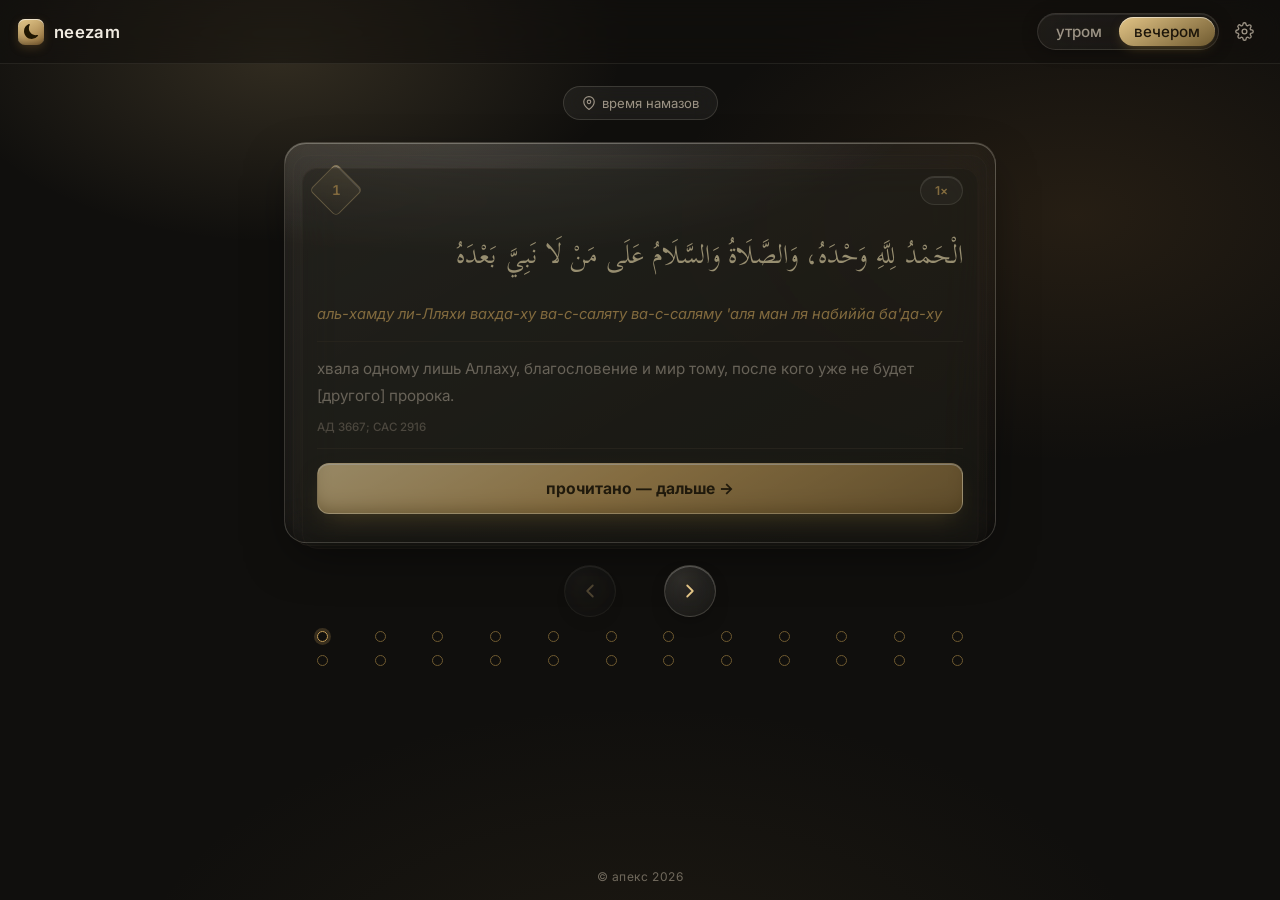
<file: index.html>
<!DOCTYPE html>
<html lang="ru">
<head>
  <meta charset="UTF-8" />
  <meta name="viewport" content="width=device-width, initial-scale=1.0" />
  <title>neezam</title>
  <meta name="description" content="утренние и вечерние азкары с счётчиком повторений" />
  <meta property="og:title" content="neezam" />
  <meta property="og:description" content="утренние и вечерние азкары с счётчиком повторений" />
  <meta property="og:type" content="website" />
  <link rel="manifest" href="manifest.json" />
  <link rel="apple-touch-icon" href="icon.png" />
  <meta name="theme-color" content="#141211" />
  <meta name="apple-mobile-web-app-capable" content="yes" />
  <meta name="apple-mobile-web-app-status-bar-style" content="black-translucent" />
  <meta name="apple-mobile-web-app-title" content="neezam" />
  <link rel="preconnect" href="https://fonts.googleapis.com" />
  <link rel="preconnect" href="https://fonts.gstatic.com" crossorigin />
  <link href="https://fonts.googleapis.com/css2?family=Scheherazade+New:wght@400;700&family=Inter:wght@400;500;600&display=swap" rel="stylesheet" />
  <link rel="stylesheet" href="style.css?v=29" />
  <link rel="stylesheet" href="glass.css?v=1" />
</head>
<body>

  <header>
    <div class="logo">
      <div class="logo-icon"><svg class="ico-svg" viewBox="0 0 16 16" fill="currentColor" aria-hidden="true"><path d="M6 .278a.768.768 0 0 1 .08.858 7.208 7.208 0 0 0-.878 3.46c0 4.021 3.278 7.277 7.318 7.277.527 0 1.04-.055 1.533-.16a.787.787 0 0 1 .81.316.733.733 0 0 1-.031.893A8.349 8.349 0 0 1 8.344 16C3.734 16 0 12.286 0 7.71 0 4.266 2.114 1.312 5.124.06A.752.752 0 0 1 6 .278z"/></svg></div>
      <span class="logo-text">neezam</span>
    </div>
    <div class="header-right">
      <div class="tabs" role="tablist" aria-label="Время суток">
        <button class="tab active" data-tab="morning" role="tab" aria-selected="true" aria-controls="deck">утром</button>
        <button class="tab" data-tab="evening" role="tab" aria-selected="false" aria-controls="deck">вечером</button>
      </div>
      <div id="streak" class="streak" hidden title="дней подряд">
        <span class="streak-flame"><svg class="ico-svg" viewBox="0 0 24 24" fill="currentColor" aria-hidden="true"><path d="M8.5 14.5A2.5 2.5 0 0 0 11 12c0-1.38-.5-2-1-3-1.07-2.14-.22-4.05 2-6 .5 2.5 2 4.9 4 6.5 2 1.6 3 3.5 3 5.5a7 7 0 1 1-14 0c0-1.15.43-2.29 1-3a2.5 2.5 0 0 0 2.5 2.5z"/></svg></span><span id="streak-count">0</span>
      </div>
      <button id="settings-toggle" onclick="toggleSettings()" title="настройки" aria-label="Настройки" aria-expanded="false" aria-haspopup="true"><svg class="ico-svg" viewBox="0 0 24 24" fill="none" stroke="currentColor" stroke-width="1.7" stroke-linecap="round" stroke-linejoin="round" aria-hidden="true"><circle cx="12" cy="12" r="3"/><path d="M19.4 15a1.65 1.65 0 0 0 .33 1.82l.06.06a2 2 0 1 1-2.83 2.83l-.06-.06a1.65 1.65 0 0 0-1.82-.33 1.65 1.65 0 0 0-1 1.51V21a2 2 0 0 1-4 0v-.09A1.65 1.65 0 0 0 9 19.4a1.65 1.65 0 0 0-1.82.33l-.06.06a2 2 0 1 1-2.83-2.83l.06-.06a1.65 1.65 0 0 0 .33-1.82 1.65 1.65 0 0 0-1.51-1H3a2 2 0 0 1 0-4h.09A1.65 1.65 0 0 0 4.6 9a1.65 1.65 0 0 0-.33-1.82l-.06-.06a2 2 0 1 1 2.83-2.83l.06.06a1.65 1.65 0 0 0 1.82.33H9a1.65 1.65 0 0 0 1-1.51V3a2 2 0 0 1 4 0v.09a1.65 1.65 0 0 0 1 1.51 1.65 1.65 0 0 0 1.82-.33l.06-.06a2 2 0 1 1 2.83 2.83l-.06.06a1.65 1.65 0 0 0-.33 1.82V9a1.65 1.65 0 0 0 1.51 1H21a2 2 0 0 1 0 4h-.09a1.65 1.65 0 0 0-1.51 1z"/></svg></button>
    </div>
  </header>

  <div id="settings-panel" class="settings-panel" hidden role="dialog" aria-label="Настройки">
    <div class="settings-row">
      <span class="settings-label">размер арабского</span>
      <div class="settings-control">
        <button class="size-btn" onclick="changeArabicSize(-1)" aria-label="Уменьшить шрифт">A&minus;</button>
        <span id="arabic-size-val" class="size-val">100%</span>
        <button class="size-btn" onclick="changeArabicSize(1)" aria-label="Увеличить шрифт">A+</button>
      </div>
    </div>
    <div class="settings-row">
      <span class="settings-label">транслитерация</span>
      <button id="translit-toggle" class="switch" role="switch" aria-checked="true" onclick="toggleTranslit()" aria-label="Показывать транслитерацию">
        <span class="switch-knob"></span>
      </button>
    </div>
    <div class="settings-row">
      <span class="settings-label">время намазов</span>
      <button id="prayer-toggle" class="switch" role="switch" aria-checked="true" onclick="togglePrayerTimes()" aria-label="Показывать время намазов">
        <span class="switch-knob"></span>
      </button>
    </div>
    <div class="settings-row settings-reset-row">
      <button class="settings-reset-btn" onclick="resetAll()">сбросить прогресс</button>
    </div>
  </div>

  <div id="progress-bar" class="progress-bar" role="progressbar" aria-valuemin="0" aria-valuemax="100" aria-valuenow="0" hidden>
    <div class="progress-bar-inner">
      <div class="progress-bar-fill" id="progress-fill"></div>
    </div>
    <div class="progress-bar-text" id="progress-text"></div>
  </div>

  <div id="prayer-times" class="prayer-times">
    <div id="prayer-prompt" class="prayer-prompt">
      <button class="prayer-enable-btn" onclick="enablePrayerTimes()">
        <svg class="ico-svg" viewBox="0 0 24 24" fill="none" stroke="currentColor" stroke-width="2" stroke-linecap="round" stroke-linejoin="round"><path d="M21 10c0 7-9 13-9 13s-9-6-9-13a9 9 0 0 1 18 0z"/><circle cx="12" cy="10" r="3"/></svg>
        время намазов
      </button>
    </div>
    <div id="prayer-content" hidden>
      <div class="prayer-header">
        <button class="prayer-loc-pill" id="prayer-loc-pill" onclick="enablePrayerTimes()" title="обновить местоположение">
          <svg class="ico-svg" viewBox="0 0 24 24" fill="none" stroke="currentColor" stroke-width="2" stroke-linecap="round" stroke-linejoin="round"><path d="M21 10c0 7-9 13-9 13s-9-6-9-13a9 9 0 0 1 18 0z"/><circle cx="12" cy="10" r="3"/></svg>
          <span id="prayer-city"></span>
        </button>
        <div class="prayer-next" id="prayer-next" hidden></div>
      </div>
      <div class="prayer-times-row">
        <div class="prayer-item" data-prayer="fajr"><div class="prayer-name">фаджр</div><div class="prayer-time" id="pt-fajr">--:--</div></div>
        <div class="prayer-item" data-prayer="sunrise"><div class="prayer-name">восход</div><div class="prayer-time" id="pt-sunrise">--:--</div></div>
        <div class="prayer-item" data-prayer="dhuhr"><div class="prayer-name">зухр</div><div class="prayer-time" id="pt-dhuhr">--:--</div></div>
        <div class="prayer-item" data-prayer="asr"><div class="prayer-name">аср</div><div class="prayer-time" id="pt-asr">--:--</div></div>
        <div class="prayer-item" data-prayer="maghrib"><div class="prayer-name">магриб</div><div class="prayer-time" id="pt-maghrib">--:--</div></div>
        <div class="prayer-item" data-prayer="isha"><div class="prayer-name">иша</div><div class="prayer-time" id="pt-isha">--:--</div></div>
      </div>
    </div>
  </div>

  <div class="stage">
    <main id="deck" class="deck" role="tabpanel">
      <div id="deck-stack" class="deck-stack" data-stack="0"></div>
    </main>

    <div class="deck-nav">
      <button id="prev-btn" class="nav-btn" onclick="goPrev()" aria-label="Назад" disabled><svg class="ico-svg" viewBox="0 0 24 24" fill="none" stroke="currentColor" stroke-width="2" stroke-linecap="round" stroke-linejoin="round" aria-hidden="true"><path d="m15 18-6-6 6-6"/></svg></button>
      <button id="next-btn" class="nav-btn" onclick="goNext()" aria-label="Дальше"><svg class="ico-svg" viewBox="0 0 24 24" fill="none" stroke="currentColor" stroke-width="2" stroke-linecap="round" stroke-linejoin="round" aria-hidden="true"><path d="m9 18 6-6-6-6"/></svg></button>
    </div>
    <div id="deck-dots" class="deck-dots" aria-hidden="true"></div>
  </div>

  <div id="celebration" class="celebration" aria-hidden="true"></div>

  <div id="completion-screen" class="completion-screen" hidden aria-hidden="true" onclick="if(event.target===this)hideCompletion()">
    <div class="completion-card" role="dialog" aria-modal="true" aria-label="Все азкары выполнены">
      <div class="completion-check"><svg class="ico-svg" viewBox="0 0 24 24" fill="none" stroke="currentColor" stroke-width="2.5" stroke-linecap="round" stroke-linejoin="round" aria-hidden="true"><path d="M20 6 9 17l-5-5"/></svg></div>
      <div class="completion-title">ма ша Аллах</div>
      <div class="completion-sub">все азкары выполнены</div>
      <div class="completion-streak" id="completion-streak" hidden></div>
      <button class="completion-close" onclick="hideCompletion()">закрыть</button>
    </div>
  </div>

  <footer>&copy;&nbsp;апекс&nbsp;2026</footer>

  <script src="data.js?v=8"></script>
  <script src="app.js?v=19"></script>
  <script src="prayer.js?v=2"></script>
  <script>
    if ('serviceWorker' in navigator && location.hostname !== 'localhost' && location.hostname !== '127.0.0.1') {
      navigator.serviceWorker.register('sw.js');
    }
  </script>
</body>
</html>
</file>
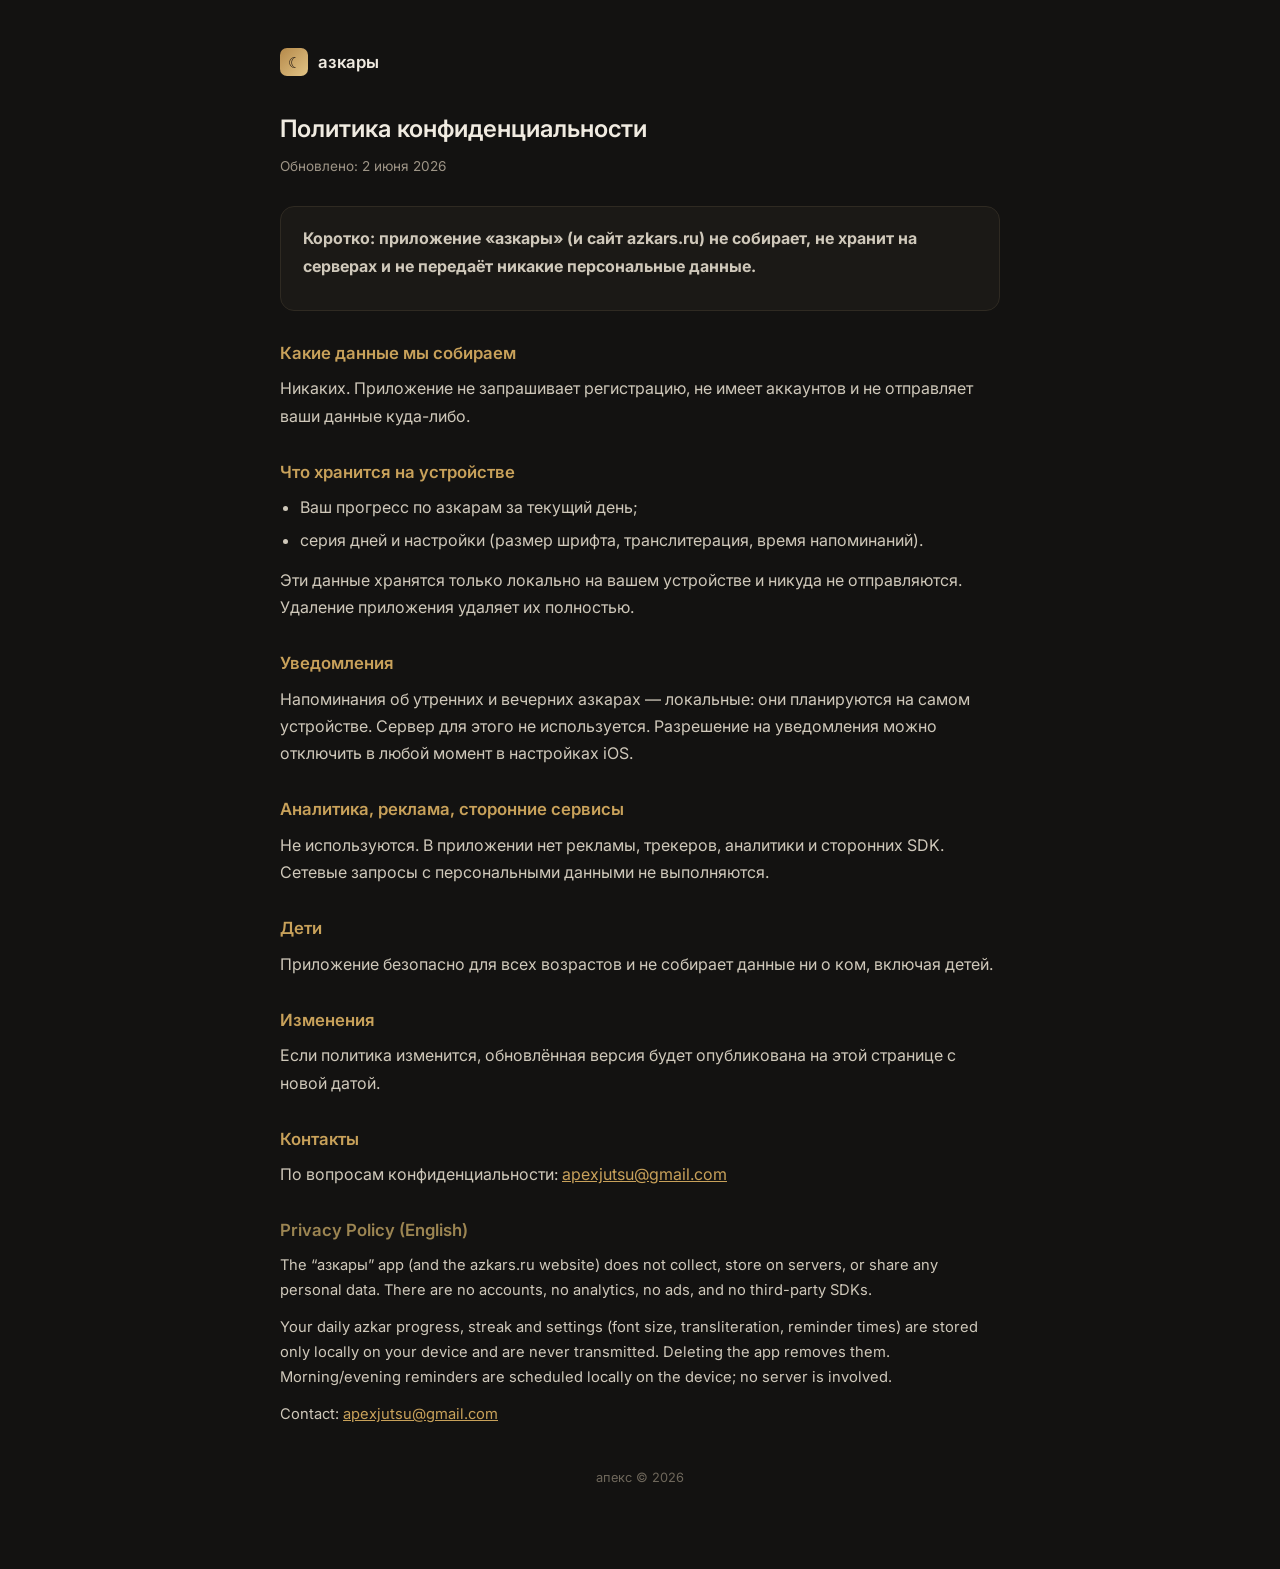
<file: privacy.html>
<!DOCTYPE html>
<html lang="ru">
<head>
<meta charset="UTF-8" />
<meta name="viewport" content="width=device-width, initial-scale=1.0" />
<title>Политика конфиденциальности — азкары</title>
<meta name="theme-color" content="#141211" />
<link rel="preconnect" href="https://fonts.googleapis.com" />
<link href="https://fonts.googleapis.com/css2?family=Inter:wght@400;500;600;700&display=swap" rel="stylesheet" />
<style>
  :root{ --bg:#131211; --surface:#1b1916; --line:#2f2a22; --text:#f0ebe1; --text2:#9d9486; --gold:#c8a15a; }
  *{margin:0;padding:0;box-sizing:border-box}
  body{font-family:'Inter','Segoe UI',sans-serif;background:var(--bg);color:var(--text);line-height:1.7;padding:48px 20px 80px}
  .wrap{max-width:720px;margin:0 auto}
  .logo{display:flex;align-items:center;gap:10px;margin-bottom:32px}
  .chip{width:28px;height:28px;border-radius:7px;background:linear-gradient(135deg,#b5894a,#e2c486);display:flex;align-items:center;justify-content:center;color:#1b1410;font-size:15px}
  .logo b{font-size:1.05rem;font-weight:600}
  h1{font-size:1.5rem;font-weight:600;margin-bottom:6px}
  .upd{color:var(--text2);font-size:.85rem;margin-bottom:28px}
  h2{font-size:1.05rem;font-weight:600;color:var(--gold);margin:28px 0 8px}
  p{color:#cfc8ba;margin-bottom:12px}
  ul{color:#cfc8ba;margin:0 0 12px 20px}
  li{margin-bottom:6px}
  a{color:var(--gold)}
  .card{background:var(--surface);border:1px solid var(--line);border-radius:14px;padding:18px 22px;margin-top:10px}
  .en{color:var(--text2);font-size:.92rem}
  .en h2{color:#9c8552}
  footer{margin-top:40px;color:#6e675b;font-size:.8rem;text-align:center}
</style>
</head>
<body>
<div class="wrap">
  <div class="logo"><span class="chip">☾</span><b>азкары</b></div>

  <h1>Политика конфиденциальности</h1>
  <div class="upd">Обновлено: 2 июня 2026</div>

  <div class="card">
    <p><b>Коротко: приложение «азкары» (и сайт azkars.ru) не собирает, не хранит на серверах и не передаёт никакие персональные данные.</b></p>
  </div>

  <h2>Какие данные мы собираем</h2>
  <p>Никаких. Приложение не запрашивает регистрацию, не имеет аккаунтов и не отправляет ваши данные куда-либо.</p>

  <h2>Что хранится на устройстве</h2>
  <ul>
    <li>Ваш прогресс по азкарам за текущий день;</li>
    <li>серия дней и настройки (размер шрифта, транслитерация, время напоминаний).</li>
  </ul>
  <p>Эти данные хранятся только локально на вашем устройстве и никуда не отправляются. Удаление приложения удаляет их полностью.</p>

  <h2>Уведомления</h2>
  <p>Напоминания об утренних и вечерних азкарах — локальные: они планируются на самом устройстве. Сервер для этого не используется. Разрешение на уведомления можно отключить в любой момент в настройках iOS.</p>

  <h2>Аналитика, реклама, сторонние сервисы</h2>
  <p>Не используются. В приложении нет рекламы, трекеров, аналитики и сторонних SDK. Сетевые запросы с персональными данными не выполняются.</p>

  <h2>Дети</h2>
  <p>Приложение безопасно для всех возрастов и не собирает данные ни о ком, включая детей.</p>

  <h2>Изменения</h2>
  <p>Если политика изменится, обновлённая версия будет опубликована на этой странице с новой датой.</p>

  <h2>Контакты</h2>
  <p>По вопросам конфиденциальности: <a href="mailto:apexjutsu@gmail.com">apexjutsu@gmail.com</a></p>

  <div class="en">
    <h2>Privacy Policy (English)</h2>
    <p>The “азкары” app (and the azkars.ru website) does not collect, store on servers, or share any personal data. There are no accounts, no analytics, no ads, and no third-party SDKs.</p>
    <p>Your daily azkar progress, streak and settings (font size, transliteration, reminder times) are stored only locally on your device and are never transmitted. Deleting the app removes them. Morning/evening reminders are scheduled locally on the device; no server is involved.</p>
    <p>Contact: <a href="mailto:apexjutsu@gmail.com">apexjutsu@gmail.com</a></p>
  </div>

  <footer>апекс © 2026</footer>
</div>
</body>
</html>
</file>
<file: style.css>
* {
  margin: 0;
  padding: 0;
  box-sizing: border-box;
}

[hidden] {
  display: none !important;
}

:root {
  --bg: #131211;
  --surface: #1b1916;
  --surface-2: #241f19;
  --surface-3: #2f2920;
  --line: #2f2a22;
  --text: #f0ebe1;
  --text-2: #9d9486;
  --text-3: #6e675b;
  --gold: #c8a15a;
  --gold-bright: #e2c486;
  --gold-deep: #6f5a30;
  --arabic: #ecdcae;
  --arabic-scale: 1;
}

html {
  background: var(--bg);
}

body {
  font-family: 'Inter', 'Segoe UI', sans-serif;
  background: var(--bg);
  color: var(--text);
  min-height: 100vh;
  overflow-x: hidden;
  display: flex;
  flex-direction: column;
}

@supports (min-height: 100dvh) {
  body { min-height: 100dvh; }
}

/* ── Header ── */
header {
  position: sticky;
  top: 0;
  z-index: 10;
  background: var(--bg);
  border-bottom: 1px solid var(--line);
  padding: 0 18px;
  display: flex;
  align-items: center;
  justify-content: space-between;
  height: 64px;
}

.logo {
  display: flex;
  align-items: center;
  gap: 10px;
}

.logo-icon {
  width: 26px;
  height: 26px;
  background: linear-gradient(135deg, #b5894a, #e2c486);
  border-radius: 7px;
  display: flex;
  align-items: center;
  justify-content: center;
  font-size: 0.85rem;
  color: #1b1410;
}

.logo-text {
  font-size: 1.05rem;
  font-weight: 600;
  color: var(--text);
  letter-spacing: 0.02em;
}

.header-right {
  display: flex;
  align-items: center;
  gap: 8px;
}

/* ── Segmented tabs ── */
.tabs {
  display: flex;
  gap: 2px;
  background: rgba(255, 255, 255, 0.05);
  -webkit-backdrop-filter: blur(24px) saturate(1.4);
  backdrop-filter: blur(24px) saturate(1.4);
  border: 1px solid rgba(255, 255, 255, 0.1);
  border-radius: 999px;
  padding: 3px;
  box-shadow:
    0 2px 16px rgba(0, 0, 0, 0.3),
    inset 0 1px 0 rgba(255, 255, 255, 0.08);
}

.tab {
  padding: 5px 15px;
  border-radius: 999px;
  border: none;
  background: transparent;
  color: var(--text-2);
  font-size: 0.95rem;
  font-weight: 500;
  cursor: pointer;
  transition: all 0.18s;
  font-family: inherit;
  text-align: center;
}

.tab:hover {
  color: var(--text);
}

.tab.active {
  background: rgba(255, 255, 255, 0.1);
  color: var(--text);
  box-shadow: inset 0 1px 0 rgba(255, 255, 255, 0.12);
}

/* ── Settings button ── */
#settings-toggle {
  background: none;
  border: none;
  color: var(--text-2);
  font-size: 1.05rem;
  cursor: pointer;
  padding: 6px 8px;
  border-radius: 8px;
  transition: color 0.15s;
  line-height: 1;
}

#settings-toggle:hover {
  color: var(--gold);
}

/* ── Streak ── */
.streak {
  display: flex;
  align-items: center;
  gap: 2px;
  font-size: 0.9rem;
  font-weight: 700;
  color: var(--gold);
  padding: 2px 6px;
  border-radius: 8px;
  user-select: none;
}

.streak-flame {
  font-size: 0.95rem;
  line-height: 1;
}

.streak.bump {
  animation: streakBump 0.5s ease;
}

@keyframes streakBump {
  0% { transform: scale(1); }
  35% { transform: scale(1.35); }
  100% { transform: scale(1); }
}

/* ── Progress bar ── */
.progress-bar {
  position: sticky;
  top: 64px;
  z-index: 9;
  background: var(--bg);
  padding: 10px 20px 8px;
  max-width: 720px;
  margin: 0 auto;
  width: 100%;
}

.progress-bar-inner {
  height: 4px;
  background: var(--surface-2);
  border-radius: 999px;
  overflow: hidden;
}

.progress-bar-fill {
  height: 100%;
  background: linear-gradient(90deg, #9c7c3d, #d8b673);
  border-radius: 999px;
  transition: width 0.4s ease;
  width: 0%;
}

.progress-bar-text {
  font-size: 0.72rem;
  color: var(--text-3);
  margin-top: 6px;
  text-align: center;
  transition: color 0.3s;
}

.progress-bar-text.all-done {
  color: var(--gold);
  font-weight: 600;
}

/* ── Deck ── */
#deck {
  display: block;
  position: relative;
  max-width: 720px;
  margin: 0 auto;
  padding: 20px 20px 0;
}

.deck-stack {
  position: relative;
  width: 100%;
}

.deck-stack::before,
.deck-stack::after {
  content: '';
  position: absolute;
  inset: 0;
  border-radius: 16px;
  background: var(--surface);
  border: 1px solid var(--line);
  z-index: 0;
}

.deck-stack::before { transform: translateY(8px) scale(0.975); opacity: 0.7; }
.deck-stack::after { transform: translateY(16px) scale(0.95); opacity: 0.4; }
.deck-stack[data-stack="0"]::before,
.deck-stack[data-stack="0"]::after { display: none; }
.deck-stack[data-stack="1"]::after { display: none; }

/* ── Card ── */
.card {
  background: var(--surface);
  border: 1px solid var(--line);
  border-radius: 16px;
  padding: 22px 24px;
  opacity: 1;
}

.card.enter {
  animation: cardIn 0.4s ease both;
}

.card.just-done {
  animation: cardComplete 0.5s ease;
}

@keyframes cardIn {
  from { opacity: 0; transform: translateY(16px); }
  to { opacity: 1; transform: none; }
}

@keyframes cardComplete {
  0% { transform: scale(1); }
  30% { transform: scale(1.015); border-color: var(--gold); }
  100% { transform: scale(1); }
}

.slide-out { transition: transform 0.32s cubic-bezier(0.4, 0, 0.2, 1), opacity 0.32s ease; }

/* ── Card head: diamond number + pill ── */
.card-head {
  display: flex;
  align-items: center;
  justify-content: space-between;
  margin-bottom: 16px;
}

.card-diamond {
  position: relative;
  width: 34px;
  height: 34px;
  display: inline-flex;
  align-items: center;
  justify-content: center;
  color: var(--gold);
  font-size: 0.8rem;
  font-weight: 600;
  font-variant-numeric: tabular-nums;
  flex-shrink: 0;
}

.card-diamond::before {
  content: '';
  position: absolute;
  inset: 0;
  border: 1px solid var(--gold);
  border-radius: 5px;
  transform: rotate(45deg);
  z-index: -1;
}

.card-pill {
  background: var(--surface-2);
  border: 1px solid var(--line);
  color: var(--gold);
  font-size: 0.72rem;
  font-weight: 600;
  padding: 5px 13px;
  border-radius: 999px;
  letter-spacing: 0.02em;
}

.card-pill-read {
  color: var(--text-2);
  font-weight: 500;
}

/* ── Note ── */
.note {
  font-size: 0.84rem;
  color: var(--gold-bright);
  line-height: 1.7;
  margin-bottom: 16px;
  padding: 12px 16px;
  background: rgba(200, 161, 90, 0.07);
  border-left: 3px solid var(--gold);
  border-radius: 0 8px 8px 0;
}

/* ── Arabic ── */
.arabic {
  font-size: calc(1.45rem * var(--arabic-scale, 1));
  text-align: right;
  line-height: 2.3;
  color: var(--arabic);
  font-family: 'Scheherazade New', 'Traditional Arabic', serif;
  direction: rtl;
  unicode-bidi: isolate;
  text-rendering: optimizeLegibility;
  font-feature-settings: "liga" 1, "calt" 1;
  word-spacing: 0.05em;
  margin-bottom: 16px;
}
.arabic-prefix {
  text-align: center;
  font-size: calc(1.2rem * var(--arabic-scale, 1));
  margin-bottom: 6px;
}

/* ── Divider ── */
.divider {
  border: none;
  border-top: 1px solid var(--line);
  margin: 14px 0;
}

/* ── Transliteration / translation / source ── */
.transliteration {
  font-size: 0.875rem;
  color: var(--gold);
  font-style: italic;
  line-height: 1.7;
  margin-bottom: 8px;
}

.translation {
  font-size: 0.9rem;
  color: var(--text-2);
  line-height: 1.75;
}

.source {
  font-size: 0.72rem;
  color: var(--text-3);
  margin-top: 10px;
  font-weight: 500;
}

/* ── Counter ── */
.counter-wrap {
  margin-top: 18px;
  display: flex;
  flex-direction: column;
  gap: 12px;
}

.counter-progress-bar {
  height: 3px;
  background: var(--surface-2);
  border-radius: 999px;
  overflow: hidden;
}

.counter-progress-fill {
  height: 100%;
  background: linear-gradient(90deg, #9c7c3d, #d8b673);
  border-radius: 999px;
  transition: width 0.3s ease;
}

.counter-row {
  display: flex;
  align-items: center;
  justify-content: space-between;
}

.counter-display {
  font-size: 0.85rem;
  color: var(--text-2);
}

.counter-display span {
  color: var(--gold);
  font-weight: 700;
}

.counter-reset {
  background: none;
  border: none;
  color: var(--text-3);
  font-size: 0.78rem;
  font-family: inherit;
  cursor: pointer;
  padding: 0;
  transition: color 0.15s;
}

.counter-reset:hover {
  color: var(--text-2);
}

.done-badge {
  font-size: 0.75rem;
  color: var(--gold);
  display: none;
}

.counter-btn-big {
  margin-top: 4px;
  width: 100%;
  padding: 15px;
  border-radius: 12px;
  border: 1px solid var(--gold);
  background: linear-gradient(135deg, #c39a4f, #e0c081);
  color: #1c1409;
  font-size: 1.02rem;
  font-weight: 700;
  font-family: inherit;
  cursor: pointer;
  transition: transform 0.08s, filter 0.15s;
  letter-spacing: 0.01em;
}

.counter-btn-big:hover { filter: brightness(1.08); }
.counter-btn-big:active { transform: scale(0.97); }
.counter-btn-big:disabled {
  background: transparent;
  color: var(--gold-deep);
  border-color: var(--gold-deep);
  cursor: default;
}

.done-hint {
  margin-top: 10px;
  text-align: center;
  font-size: 0.78rem;
  color: var(--gold);
}

/* ── Read-once button ── */
.read-next-btn {
  margin-top: 4px;
  width: 100%;
  padding: 15px;
  border-radius: 12px;
  border: 1px solid var(--gold);
  background: linear-gradient(135deg, #c39a4f, #e0c081);
  color: #1c1409;
  font-size: 0.98rem;
  font-weight: 700;
  font-family: inherit;
  cursor: pointer;
  transition: transform 0.08s, filter 0.15s;
}

.read-next-btn:hover { filter: brightness(1.08); }
.read-next-btn:active { transform: scale(0.97); }
.read-next-btn.is-read {
  background: transparent;
  color: var(--gold);
}

/* ── Deck navigation ── */
.deck-nav {
  display: flex;
  align-items: center;
  justify-content: center;
  gap: 20px;
  max-width: 720px;
  margin: 0 auto;
  padding: 16px 20px 0;
}

.nav-btn {
  width: 48px;
  height: 48px;
  border-radius: 50%;
  border: 1px solid var(--line);
  background: var(--surface);
  color: var(--gold);
  font-size: 1.6rem;
  line-height: 1;
  cursor: pointer;
  display: flex;
  align-items: center;
  justify-content: center;
  transition: background 0.15s, color 0.15s, transform 0.1s, opacity 0.15s, border-color 0.15s;
}

.nav-btn:hover:not(:disabled) { background: var(--gold); color: #1c1409; border-color: var(--gold); }
.nav-btn:active:not(:disabled) { transform: scale(0.92); }
.nav-btn:disabled { opacity: 0.3; cursor: default; }

.deck-pos {
  min-width: 72px;
  text-align: center;
  font-size: 0.82rem;
  color: var(--text-2);
  font-variant-numeric: tabular-nums;
  letter-spacing: 0.06em;
}


/* ── Celebration ── */
.celebration {
  position: fixed;
  inset: 0;
  pointer-events: none;
  z-index: 100;
}

.confetti {
  position: absolute;
  width: 6px;
  height: 6px;
  border-radius: 50%;
  animation: confettiFall 1.8s ease-out forwards;
  opacity: 0;
}

@keyframes confettiFall {
  0% { opacity: 1; transform: translateY(0) rotate(0deg) scale(1); }
  100% { opacity: 0; transform: translateY(60vh) rotate(720deg) scale(0.3); }
}

/* ── Settings panel ── */
.settings-panel {
  position: fixed;
  top: 60px;
  right: 16px;
  z-index: 50;
  width: 250px;
  background: var(--surface);
  border: 1px solid var(--line);
  border-radius: 14px;
  padding: 6px;
  box-shadow: 0 14px 40px rgba(0, 0, 0, 0.55);
  display: flex;
  flex-direction: column;
  gap: 2px;
  animation: panelIn 0.16s ease;
}

@keyframes panelIn {
  from { opacity: 0; transform: translateY(-6px); }
  to { opacity: 1; transform: translateY(0); }
}

.settings-row {
  display: flex;
  align-items: center;
  justify-content: space-between;
  gap: 12px;
  padding: 10px;
  border-radius: 9px;
}

.settings-label {
  font-size: 0.85rem;
  color: var(--text-2);
}

.settings-control {
  display: flex;
  align-items: center;
  gap: 8px;
}

.size-btn {
  background: transparent;
  border: 1px solid var(--line);
  color: var(--gold);
  border-radius: 7px;
  width: 30px;
  height: 28px;
  cursor: pointer;
  font-family: inherit;
  font-size: 0.85rem;
  transition: background 0.15s, color 0.15s, transform 0.1s;
}

.size-btn:hover { background: var(--gold); color: #1c1409; }
.size-btn:active { transform: scale(0.94); }

.size-val {
  font-size: 0.8rem;
  color: var(--gold);
  min-width: 42px;
  text-align: center;
  font-variant-numeric: tabular-nums;
}

.switch {
  width: 42px;
  height: 24px;
  border-radius: 999px;
  background: var(--surface-3);
  border: 1px solid var(--line);
  position: relative;
  cursor: pointer;
  padding: 0;
  flex-shrink: 0;
  transition: background 0.2s, border-color 0.2s;
}

.switch[aria-checked="true"] {
  background: var(--gold);
  border-color: var(--gold);
}

.switch-knob {
  position: absolute;
  top: 2px;
  left: 2px;
  width: 18px;
  height: 18px;
  background: #f0ebe1;
  border-radius: 50%;
  transition: transform 0.2s, background 0.2s;
}

.switch[aria-checked="true"] .switch-knob {
  transform: translateX(18px);
  background: #1c1409;
}

.settings-reset-row { justify-content: center; }
.settings-reset-btn {
  background: none;
  border: none;
  color: var(--text-3);
  font-size: 0.82rem;
  font-family: inherit;
  cursor: pointer;
  padding: 4px 0;
  transition: color 0.15s;
}
.settings-reset-btn:hover { color: var(--gold); }

/* ── Completion screen ── */
.completion-screen {
  position: fixed;
  inset: 0;
  z-index: 200;
  display: flex;
  align-items: center;
  justify-content: center;
  padding: 24px;
  background: rgba(8, 7, 5, 0.78);
  -webkit-backdrop-filter: blur(4px);
  backdrop-filter: blur(4px);
  animation: fadeInOverlay 0.25s ease;
}

@keyframes fadeInOverlay {
  from { opacity: 0; }
  to { opacity: 1; }
}

.completion-card {
  background: var(--surface);
  border: 1px solid var(--gold-deep);
  border-radius: 20px;
  padding: 34px 28px;
  text-align: center;
  max-width: 330px;
  width: 100%;
  box-shadow: 0 24px 70px rgba(0, 0, 0, 0.6);
  animation: popIn 0.35s cubic-bezier(0.2, 0.8, 0.3, 1.2);
}

@keyframes popIn {
  from { opacity: 0; transform: scale(0.85); }
  to { opacity: 1; transform: scale(1); }
}

.completion-check {
  width: 60px;
  height: 60px;
  margin: 0 auto 16px;
  border-radius: 50%;
  background: linear-gradient(135deg, #b5894a, #e2c486);
  color: #1c1409;
  display: flex;
  align-items: center;
  justify-content: center;
  font-size: 1.9rem;
}

.completion-title {
  font-size: 1.35rem;
  font-weight: 600;
  color: var(--text);
  margin-bottom: 6px;
}

.completion-sub {
  font-size: 0.9rem;
  color: var(--text-2);
  margin-bottom: 8px;
}

.completion-streak {
  font-size: 0.95rem;
  color: var(--gold);
  font-weight: 600;
  margin-bottom: 20px;
}

.completion-close {
  padding: 11px 28px;
  border-radius: 10px;
  border: 1px solid var(--gold);
  background: transparent;
  color: var(--gold);
  font-size: 0.88rem;
  font-weight: 600;
  font-family: inherit;
  cursor: pointer;
  transition: background 0.15s, color 0.15s;
}

.completion-close:hover {
  background: var(--gold);
  color: #1c1409;
}

/* ── End card ── */
.end-card {
  text-align: center;
  padding: 36px 26px;
}

.end-icon {
  width: 60px;
  height: 60px;
  margin: 0 auto 16px;
  border-radius: 50%;
  background: linear-gradient(135deg, #b5894a, #e2c486);
  color: #1c1409;
  display: flex;
  align-items: center;
  justify-content: center;
  font-size: 1.9rem;
}

.end-icon-muted {
  background: var(--surface-2);
  color: var(--gold);
  border: 1px solid var(--line);
  font-size: 1.1rem;
  letter-spacing: 2px;
}

.end-title { font-size: 1.35rem; font-weight: 600; color: var(--text); margin-bottom: 6px; }
.end-sub { font-size: 0.9rem; color: var(--text-2); margin-bottom: 20px; }
.end-streak { font-size: 0.95rem; color: var(--gold); font-weight: 600; margin-bottom: 20px; }

.end-actions {
  display: flex;
  flex-direction: column;
  gap: 10px;
  align-items: stretch;
  max-width: 250px;
  margin: 0 auto;
}

.end-btn {
  padding: 13px 20px;
  border-radius: 11px;
  border: 1px solid var(--gold);
  background: linear-gradient(135deg, #c39a4f, #e0c081);
  color: #1c1409;
  font-size: 0.92rem;
  font-weight: 700;
  font-family: inherit;
  cursor: pointer;
  transition: filter 0.15s, transform 0.08s;
}

.end-btn:hover { filter: brightness(1.08); }
.end-btn:active { transform: scale(0.97); }
.end-btn-secondary { background: transparent; color: var(--gold); }
.end-btn-secondary:hover { background: rgba(200, 161, 90, 0.1); filter: none; }

/* ── Footer ── */
footer {
  text-align: center;
  margin-top: auto;
  padding: 12px 0 max(16px, env(safe-area-inset-bottom));
  font-size: 0.75rem;
  color: var(--text-3);
}

/* ── Prayer Times ── */
.prayer-times {
  max-width: 720px;
  margin: 0 auto;
  padding: 20px 20px 0;
  width: 100%;
}

.prayer-prompt {
  text-align: center;
  padding: 2px 0;
}

.prayer-enable-btn {
  display: inline-flex;
  align-items: center;
  gap: 6px;
  padding: 8px 18px;
  border-radius: 999px;
  border: 1px solid var(--line);
  background: var(--surface);
  color: var(--text-2);
  font-size: 0.82rem;
  font-family: inherit;
  cursor: pointer;
  transition: color 0.15s, border-color 0.15s;
}

.prayer-enable-btn:hover {
  color: var(--gold);
  border-color: var(--gold-deep);
}

.prayer-enable-btn .ico-svg {
  width: 14px;
  height: 14px;
}

.prayer-loading {
  font-size: 0.82rem;
  color: var(--text-3);
  padding: 8px 0;
  display: block;
  text-align: center;
}

.prayer-denied {
  font-size: 0.75rem;
  color: var(--text-3);
  display: block;
  text-align: center;
  margin-bottom: 8px;
}

.prayer-header {
  display: flex;
  align-items: center;
  justify-content: center;
  flex-direction: column;
  gap: 6px;
  margin-bottom: 10px;
}

.prayer-loc-pill {
  display: inline-flex;
  align-items: center;
  gap: 5px;
  padding: 4px 12px 4px 8px;
  border-radius: 999px;
  border: 1px solid rgba(255, 255, 255, 0.08);
  background: rgba(255, 255, 255, 0.04);
  color: var(--text-3);
  font-size: 0.72rem;
  font-family: inherit;
  cursor: pointer;
  transition: color 0.15s, border-color 0.15s;
  line-height: 1;
}

.prayer-loc-pill:hover {
  color: var(--gold);
  border-color: rgba(200, 161, 90, 0.2);
}

.prayer-loc-pill .ico-svg {
  width: 12px;
  height: 12px;
  flex-shrink: 0;
}

.prayer-next {
  text-align: center;
  font-size: 0.82rem;
  color: var(--gold);
  font-weight: 600;
  letter-spacing: 0.01em;
}

.prayer-times-row {
  display: grid;
  grid-template-columns: repeat(6, 1fr);
  gap: 4px;
  position: relative;
  background: linear-gradient(
    135deg,
    rgba(255, 255, 255, 0.08) 0%,
    rgba(255, 255, 255, 0.03) 50%,
    rgba(255, 255, 255, 0.05) 100%
  );
  -webkit-backdrop-filter: blur(24px) saturate(1.4);
  backdrop-filter: blur(24px) saturate(1.4);
  border: 1px solid rgba(255, 255, 255, 0.1);
  border-radius: 14px;
  padding: 10px 8px;
  box-shadow:
    0 4px 24px rgba(0, 0, 0, 0.3),
    inset 0 1px 0 rgba(255, 255, 255, 0.1),
    inset 0 -1px 0 rgba(255, 255, 255, 0.03);
  overflow: hidden;
}

.prayer-times-row::before {
  content: '';
  position: absolute;
  inset: 0;
  border-radius: inherit;
  background: linear-gradient(
    180deg,
    rgba(255, 255, 255, 0.06) 0%,
    transparent 40%
  );
  pointer-events: none;
}

.prayer-item {
  text-align: center;
  padding: 4px 0;
  border-radius: 8px;
  transition: background 0.2s;
}

.prayer-item.next-prayer {
  background: rgba(200, 161, 90, 0.12);
  box-shadow: inset 0 1px 0 rgba(200, 161, 90, 0.12);
}

.prayer-item.next-prayer .prayer-name {
  color: var(--gold);
}

.prayer-item.next-prayer .prayer-time {
  color: var(--gold-bright);
}

.prayer-name {
  font-size: 0.68rem;
  color: var(--text-3);
  margin-bottom: 2px;
}

.prayer-time {
  font-size: 0.85rem;
  color: var(--text-2);
  font-weight: 600;
  font-variant-numeric: tabular-nums;
}

.prayer-item[data-prayer="sunrise"] .prayer-name {
  font-style: italic;
}

/* ── Hide transliteration ── */
body.hide-translit .transliteration,
body.hide-translit .transliteration + .divider {
  display: none;
}

/* ── Reduced motion ── */
@media (prefers-reduced-motion: reduce) {
  *, *::before, *::after {
    animation-duration: 0.001ms !important;
    animation-iteration-count: 1 !important;
    transition-duration: 0.001ms !important;
    scroll-behavior: auto !important;
  }

  .card {
    opacity: 1 !important;
    transform: none !important;
  }
}

/* ── Mobile ── */
@media (max-width: 480px) {
  header { padding: 0 14px; height: 56px; }
  .progress-bar { top: 56px; padding: 8px 14px 6px; }
  .logo-text { font-size: 0.98rem; }
  .logo-icon { width: 24px; height: 24px; }
  .tab { padding: 5px 12px; font-size: 0.9rem; }
  .header-right { gap: 6px; }
  .streak { font-size: 0.85rem; padding: 2px 4px; }
  #deck { padding: 16px 12px 0; }
  .card { padding: 18px 17px; border-radius: 14px; }
  .arabic { font-size: calc(1.3rem * var(--arabic-scale, 1)); line-height: 2.2; }
  .note { font-size: 0.8rem; }
  .nav-btn { width: 44px; height: 44px; font-size: 1.5rem; }
  .deck-nav { gap: 16px; padding: 10px 12px 2px; }
  .end-card { padding: 30px 18px; }
  .settings-panel { top: 52px; right: 14px; }
}

/* ── Stage ── */
.stage {
  flex: 1;
  display: flex;
  flex-direction: column;
}

.deck-nav { gap: 48px; padding-top: 22px; }

/* ── Progress dots ── */
.deck-dots {
  display: flex;
  flex-direction: column;
  gap: 12px;
  width: 100%;
  max-width: 720px;
  margin: 0 auto;
  padding: 14px 45px 0;
}

.dot-row {
  display: flex;
  justify-content: space-between;
  width: 100%;
}

.dot {
  width: 10px;
  height: 10px;
  border-radius: 50%;
  border: 1px solid var(--gold-deep);
  background: transparent;
  padding: 0;
  cursor: pointer;
  -webkit-appearance: none;
  appearance: none;
  transition: transform 0.1s, background 0.15s, border-color 0.15s, box-shadow 0.15s;
}

.dot:hover { border-color: var(--gold); }
.dot.done { background: var(--gold); border-color: var(--gold); }
.dot.cur { border-color: var(--gold); box-shadow: 0 0 0 3px rgba(200, 161, 90, 0.22); }
.dot.cur.done { background: var(--gold); }
.dot:active { transform: scale(0.85); }

/* ── Bottom ornament ── */
.deck-ornament {
  display: flex;
  justify-content: center;
  align-items: center;
  padding: 24px 0 8px;
  margin-top: auto;
}

/* ── Inline SVG icons ── */
.ico-svg {
  width: 1em;
  height: 1em;
  display: inline-block;
  vertical-align: -0.125em;
  flex-shrink: 0;
}

.logo-icon .ico-svg { width: 15px; height: 15px; }
.streak { display: inline-flex; }
.streak-flame { display: inline-flex; align-items: center; }
.streak .ico-svg { width: 1.05em; height: 1.05em; }
#settings-toggle { display: inline-flex; align-items: center; justify-content: center; }
#settings-toggle .ico-svg { width: 19px; height: 19px; }
.nav-btn .ico-svg { width: 22px; height: 22px; }
.completion-check .ico-svg,
.end-icon .ico-svg { width: 30px; height: 30px; }

.done-badge { display: none; align-items: center; gap: 3px; }
.done-badge .ico-svg { width: 0.95em; height: 0.95em; }

.read-next-btn { display: flex; align-items: center; justify-content: center; gap: 6px; }
.read-next-btn .ico-svg { width: 1.05em; height: 1.05em; vertical-align: middle; }

.done-hint { display: flex; align-items: center; justify-content: center; gap: 4px; }
.completion-streak,
.end-streak { display: flex; align-items: center; justify-content: center; gap: 5px; }

/* ── New elements: mobile ── */
@media (max-width: 480px) {
  .deck-nav { gap: 34px; padding: 18px 12px 0; }
  .deck-dots { gap: 11px; padding: 12px 30px 0; max-width: 720px; }
  .deck-ornament { padding: 20px 0 6px; }
  .prayer-times { padding: 14px 12px 0; }
  .prayer-times-row { padding: 8px 4px; gap: 2px; }
  .prayer-name { font-size: 0.62rem; }
  .prayer-time { font-size: 0.78rem; }
  .prayer-next { font-size: 0.78rem; }
  .prayer-header { margin-bottom: 8px; }
}

/* ── Tablet / iPad ── */
@media (min-width: 700px) {
  #deck { max-width: 760px; padding: 20px 24px 0; }
  .progress-bar { max-width: 760px; }
  .deck-nav { max-width: 760px; }
  .card { padding: 28px 32px; border-radius: 18px; }
  .arabic { font-size: calc(1.6rem * var(--arabic-scale, 1)); line-height: 2.4; }
  .transliteration { font-size: 0.92rem; }
  .translation { font-size: 0.95rem; }
  .card-diamond { width: 38px; height: 38px; font-size: 0.85rem; }
  .card-pill { font-size: 0.76rem; padding: 6px 14px; }
  .dot { width: 11px; height: 11px; }
  .deck-dots { max-width: 760px; gap: 13px; padding: 14px 57px 0; }
  .nav-btn { width: 52px; height: 52px; }
  .prayer-times { max-width: 760px; }
  .prayer-times-row { padding: 12px 16px; gap: 8px; border-radius: 14px; }
  .prayer-name { font-size: 0.72rem; }
  .prayer-time { font-size: 0.9rem; }
}

/* ── Genie / parachute dismiss (forward via button / arrow / auto) ── */
.genie-out {
  animation: genieOut 0.55s cubic-bezier(0.45, 0, 0.75, 0.3) forwards;
  pointer-events: none;
  z-index: 2;
  will-change: transform, opacity;
}

@keyframes genieOut {
  0% { opacity: 1; transform: translateY(0) rotate(0deg); }
  18% { opacity: 1; transform: translateY(-12px) rotate(-1.5deg); }
  65% { opacity: 1; transform: translateY(45%) rotate(1deg); }
  100% { opacity: 0; transform: translateY(132%) rotate(2.5deg); }
}
</file>
<file: glass.css>
/* ═══════════════════════════════════════════════════════════
   neezam · Liquid Glass layer  (loaded after style.css)
   Adds atmosphere + frosted-glass material over the existing app.
   ═══════════════════════════════════════════════════════════ */

/* ── Atmosphere: warm orbs the glass refracts ── */
html { background: #100f0d; }
body {
  background-color: #100f0d;
  background-image:
    radial-gradient(38% 30% at 22% 6%, rgba(226, 196, 134, 0.16), transparent 70%),
    radial-gradient(44% 38% at 84% 24%, rgba(170, 120, 60, 0.14), transparent 72%),
    radial-gradient(58% 48% at 50% 112%, rgba(120, 96, 52, 0.13), transparent 70%);
  background-attachment: fixed;
  background-repeat: no-repeat;
  background-size: cover;
}

/* ── Header: translucent glass bar ── */
header {
  background: rgba(18, 16, 13, 0.55);
  -webkit-backdrop-filter: blur(20px) saturate(1.3);
  backdrop-filter: blur(20px) saturate(1.3);
  border-bottom: 1px solid rgba(255, 247, 228, 0.08);
}
.logo-icon {
  background: linear-gradient(150deg, #e6cb8e, #95703b);
  box-shadow:
    inset 0 1px 0 rgba(255, 255, 255, 0.6),
    inset 0 -5px 10px -5px rgba(0, 0, 0, 0.5),
    0 3px 10px rgba(150, 110, 50, 0.3);
}
.logo-icon .ico-svg { color: #1f1602; }

/* ── Tabs: glass capsule, gold active ── */
.tabs {
  background: linear-gradient(150deg, rgba(255, 250, 238, 0.06), rgba(255, 250, 238, 0.02));
  border: 1px solid rgba(255, 247, 228, 0.12);
}
.tab.active {
  background: linear-gradient(150deg, var(--gold-bright), var(--gold-deep));
  color: #1c150a;
  box-shadow: inset 0 1px 0 rgba(255, 255, 255, 0.5), 0 4px 13px -5px rgba(190, 150, 70, 0.55);
}
.tab.active:hover { color: #1c150a; }

/* ── The azkar card: hero glass panel ── */
.card {
  background:
    radial-gradient(120% 70% at 26% -8%, rgba(255, 252, 244, 0.15), transparent 52%),
    linear-gradient(150deg, rgba(255, 250, 238, 0.075), rgba(255, 250, 238, 0.022) 60%, rgba(0, 0, 0, 0.05));
  -webkit-backdrop-filter: blur(26px) saturate(1.5) brightness(1.03);
  backdrop-filter: blur(26px) saturate(1.5) brightness(1.03);
  border: 1px solid rgba(255, 247, 228, 0.16);
  border-radius: 22px;
  box-shadow:
    0 18px 50px -14px rgba(0, 0, 0, 0.6),
    inset 0 1px 0 rgba(255, 250, 235, 0.28),
    inset 0 -16px 28px -18px rgba(0, 0, 0, 0.5);
}

/* diamond number + pill */
.card-diamond::before {
  background: linear-gradient(150deg, rgba(226, 196, 134, 0.18), rgba(226, 196, 134, 0.04));
  border: 1px solid rgba(226, 196, 134, 0.5);
  box-shadow: inset 0 1px 0 rgba(255, 255, 255, 0.3);
}
.card-pill {
  background: rgba(255, 250, 238, 0.06);
  border: 1px solid rgba(255, 247, 228, 0.16);
  box-shadow: inset 0 1px 0 rgba(255, 255, 255, 0.18);
}

/* ── Gold buttons: glassy gold with depth ── */
.counter-btn-big,
.read-next-btn {
  background: linear-gradient(150deg, #ecd29a 0%, #cba35e 46%, #8c6e3a 100%);
  border: 1px solid rgba(255, 241, 204, 0.42);
  color: #241a07;
  box-shadow:
    inset 0 1px 0 rgba(255, 255, 255, 0.55),
    inset 0 -10px 20px -10px rgba(70, 45, 0, 0.5),
    0 10px 26px -10px rgba(190, 150, 70, 0.5);
}

/* ── Round nav buttons: glass ── */
.nav-btn {
  background: radial-gradient(circle at 32% 26%, rgba(255, 250, 238, 0.13), rgba(255, 250, 238, 0.03));
  -webkit-backdrop-filter: blur(18px) saturate(1.3);
  backdrop-filter: blur(18px) saturate(1.3);
  border: 1px solid rgba(255, 247, 228, 0.16);
  color: var(--gold-bright);
  box-shadow: inset 0 1px 0 rgba(255, 255, 255, 0.22), 0 8px 20px -10px rgba(0, 0, 0, 0.6);
}
.nav-btn:hover:not(:disabled) {
  background: radial-gradient(circle at 32% 26%, rgba(255, 250, 238, 0.2), rgba(255, 250, 238, 0.05));
  border-color: rgba(226, 196, 134, 0.45);
  color: var(--gold-bright);
}

/* ── Prayer times: glass enable + pill (row already glass) ── */
.prayer-enable-btn {
  background: rgba(255, 250, 238, 0.05);
  border: 1px solid rgba(255, 247, 228, 0.14);
  -webkit-backdrop-filter: blur(14px) saturate(1.3);
  backdrop-filter: blur(14px) saturate(1.3);
}
.prayer-enable-btn:hover { border-color: rgba(226, 196, 134, 0.4); }

/* ── Overlays: completion, end card, settings ── */
.completion-card,
.end-card,
.settings-panel {
  background:
    radial-gradient(120% 60% at 28% -6%, rgba(255, 252, 244, 0.14), transparent 50%),
    linear-gradient(150deg, rgba(255, 250, 238, 0.08), rgba(255, 250, 238, 0.025));
  -webkit-backdrop-filter: blur(30px) saturate(1.5);
  backdrop-filter: blur(30px) saturate(1.5);
  border: 1px solid rgba(255, 247, 228, 0.18);
  box-shadow:
    0 22px 60px -16px rgba(0, 0, 0, 0.7),
    inset 0 1px 0 rgba(255, 250, 235, 0.3);
}
.completion-screen {
  background: rgba(10, 9, 8, 0.55);
  -webkit-backdrop-filter: blur(8px);
  backdrop-filter: blur(8px);
}
.completion-check {
  box-shadow: inset 0 1px 0 rgba(255, 255, 255, 0.5), 0 8px 22px -8px rgba(190, 150, 70, 0.5);
}

/* ── Footer ── */
footer {
  color: rgba(160, 150, 134, 0.65);
  letter-spacing: 0.04em;
}

/* ── "прочитано целиком" — secondary action for long (100×) azkars ── */
.counter-done-btn {
  margin-top: 8px;
  width: 100%;
  padding: 13px;
  border-radius: 12px;
  border: 1px solid rgba(226, 196, 134, 0.5);
  background: rgba(226, 196, 134, 0.06);
  -webkit-backdrop-filter: blur(14px) saturate(1.3);
  backdrop-filter: blur(14px) saturate(1.3);
  color: var(--gold-bright);
  font-size: 0.95rem;
  font-weight: 600;
  font-family: inherit;
  cursor: pointer;
  transition: background 0.15s, border-color 0.15s, transform 0.08s;
}
.counter-done-btn:hover { background: rgba(226, 196, 134, 0.12); border-color: var(--gold); }
.counter-done-btn:active { transform: scale(0.97); }
</file>
